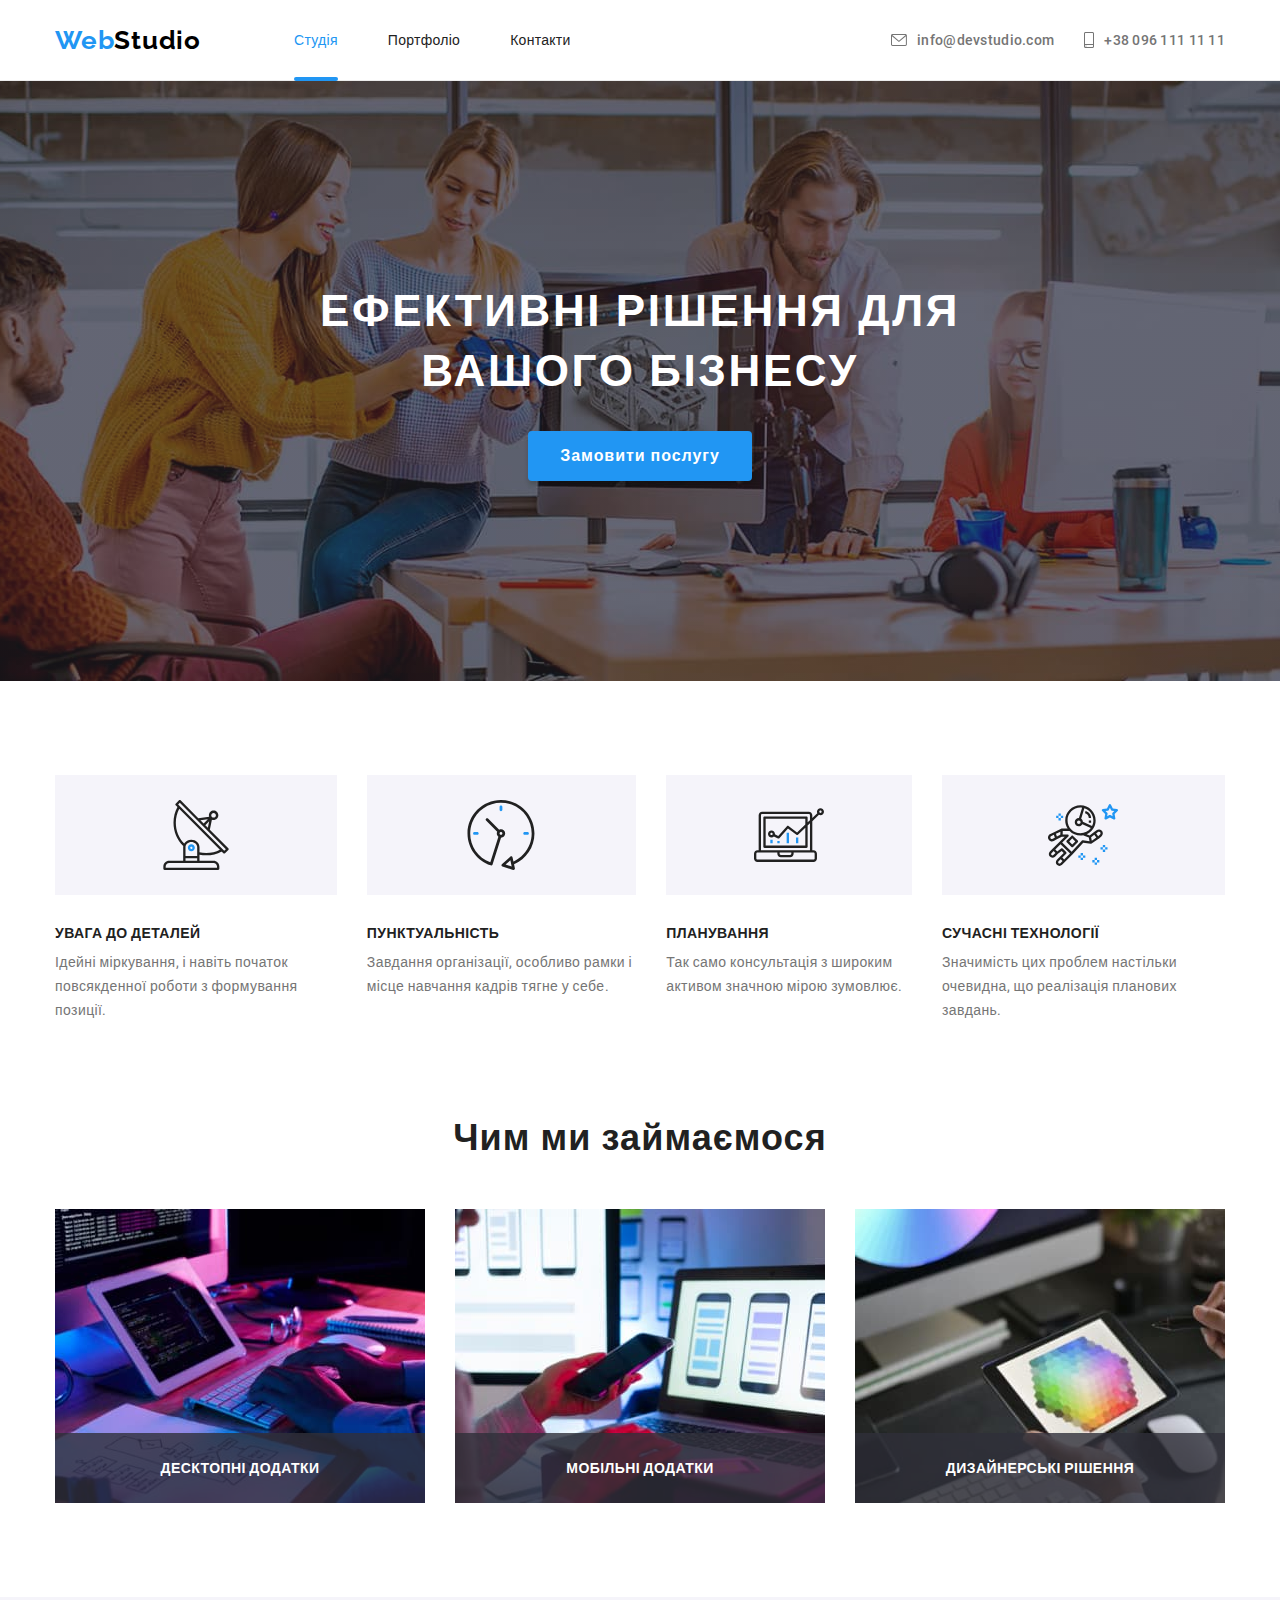
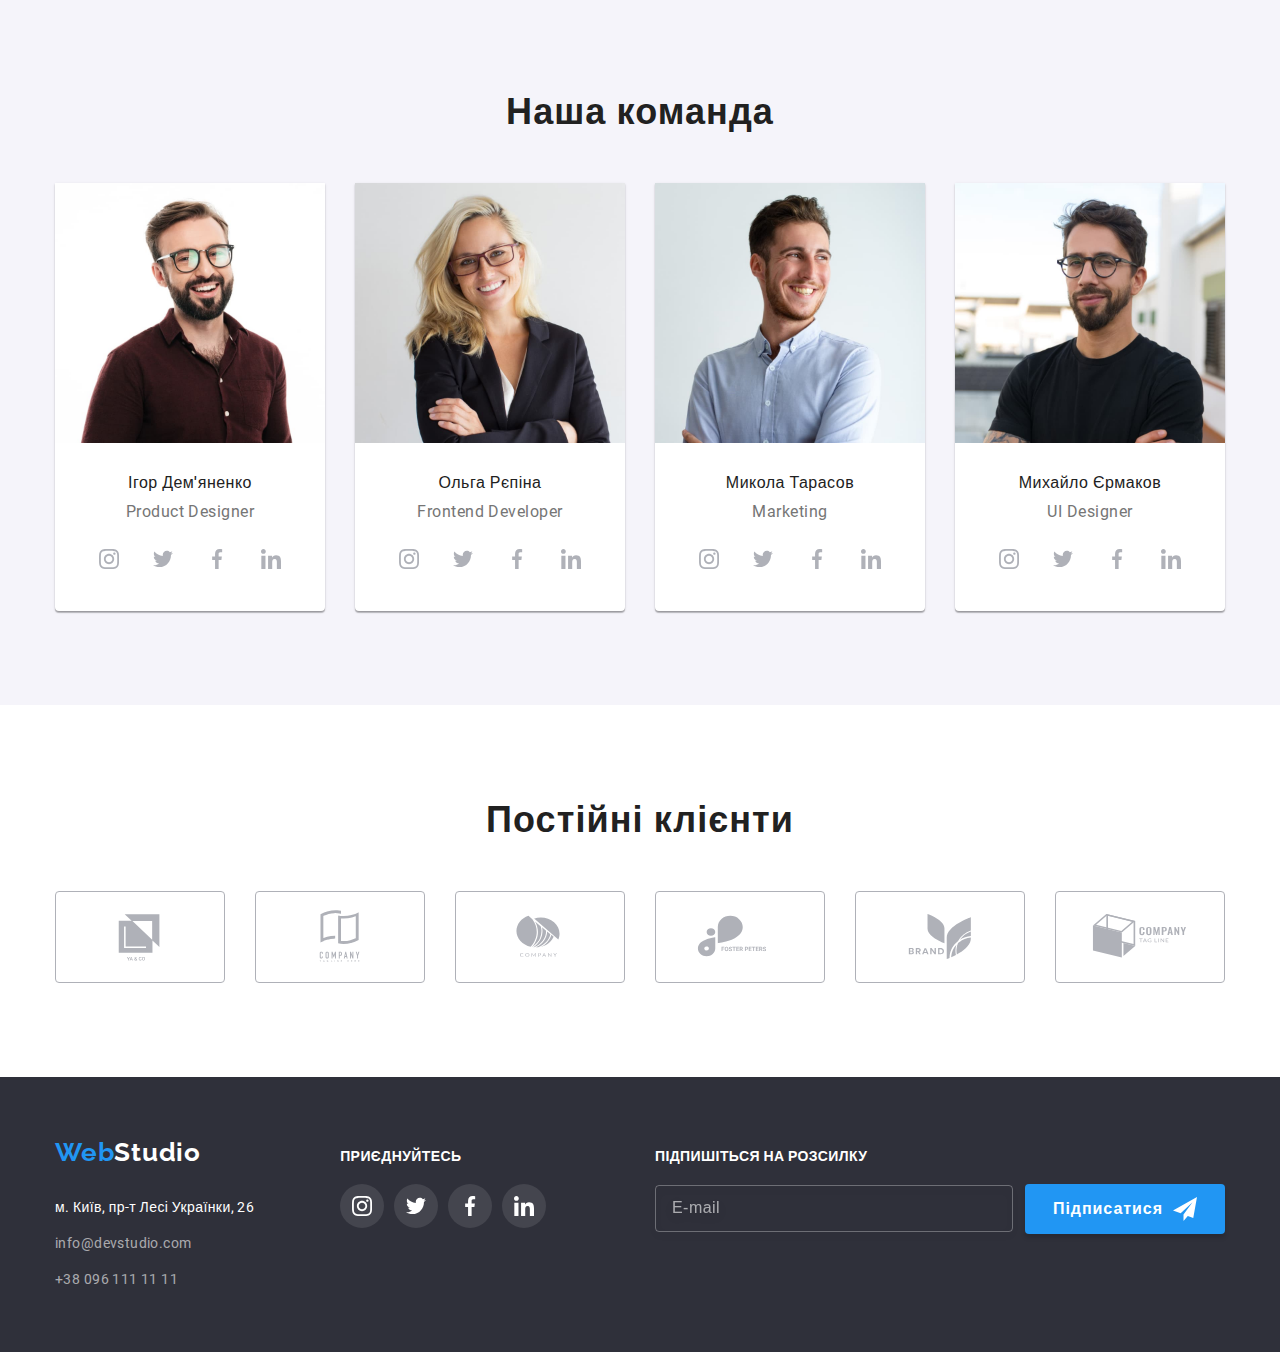
<file: index.html>
<!DOCTYPE html>
<html lang="uk">
<head>
    <meta charset="UTF-8">
    <meta http-equiv="X-UA-Compatible" content="IE=edge">
    <meta name="viewport" content="width=device-width, initial-scale=1.0">
    <title>WebStudio</title>

    <link rel="preconnect" href="https://fonts.googleapis.com">
    <link rel="preconnect" href="https://fonts.gstatic.com" crossorigin>
    <link href="https://fonts.googleapis.com/css2?family=Raleway:wght@700&family=Roboto:wght@400;500;700;900&display=swap"
        rel="stylesheet">

    <link rel="stylesheet" href="https://cdnjs.cloudflare.com/ajax/libs/modern-normalize/1.1.0/modern-normalize.min.css"
        integrity="sha512-wpPYUAdjBVSE4KJnH1VR1HeZfpl1ub8YT/NKx4PuQ5NmX2tKuGu6U/JRp5y+Y8XG2tV+wKQpNHVUX03MfMFn9Q=="
        crossorigin="anonymous" referrerpolicy="no-referrer" />

    <link rel="stylesheet" href="./css/styles.css">
    
</head>
<body>
    <header class="header">
        <div class="container full-header">
            <nav class="header-nav">
                <a class="logo" href="./index.html">
                    <span class="accent-logo">Web</span><span class="header-logo">Studio</span>
                </a>
            
                <ul class="site-nav list">
                    <li class="item"><a class="link current" href="./index.html">Студія</a></li>
                    <li class="item"><a class="link" href="./portfolio.html">Портфоліо</a></li>
                    <li class="item"><a class="link" href="#">Контакти</a></li>
                </ul>
            </nav>
            
            <ul class="site-contact list">
                <li>
                    <a class="site-contact-header link" href="mailto:info@devstudio.com">
                        <svg class="contact-icon" width="16" height="12">
                            <use href="./images/icons.svg#icon-envelope"></use>
                        </svg>
                        info@devstudio.com
                    </a>   
                </li>
                <li>
                    <a class="site-contact-header link" href="tel:+380961111111">
                        <svg class="contact-icon" width="10" height="16">
                            <use href="./images/icons.svg#icon-smartphone"></use>
                        </svg>
                        +38 096 111 11 11
                    </a>
                </li>
            </ul>
        </div>

    </header>

    <main>
        <section class="hero overlay">
            <h1 class="hero-title">Ефективні рішення для вашого бізнесу</h1>
            <button class="button" type="button" data-modal-open>Замовити послугу</button>
        </section>
        
        <section class="section features">
            <div class="container">
                <h2 class="visually-hidden">Особливості</h2>
                <ul class="list">
                    <li class="item">
                        <div class="feature-card">
                            <div class="feature-card-icon">
                                <svg height="70" width="70">
                                    <use href="./images/icons.svg#icon-antenna"></use>
                                </svg>
                            </div>
                            <h3 class="subtitle">Увага до деталей</h3>
                            <p class="text-subtitle">
                                Ідейні міркування, і навіть початок повсякденної роботи з формування позиції.
                            </p>
                        </div>
                    </li>
                    <li class="item">
                        <div class="feature-card">
                            <div class="feature-card-icon">
                                <svg height="70" width="70">
                                    <use href="./images/icons.svg#icon-clock"></use>
                                </svg>
                            </div>
                            <h3 class="subtitle">Пунктуальність</h3>
                            <p class="text-subtitle">
                                Завдання організації, особливо рамки і місце навчання кадрів тягне у себе.
                            </p>
                        </div>
                    </li>
                    <li class="item">
                        <div class="feature-card">
                            <div class="feature-card-icon">
                                <svg height="70" width="70">
                                    <use href="./images/icons.svg#icon-diagram"></use>
                                </svg>
                            </div>
                            <h3 class="subtitle">Планування</h3>
                            <p class="text-subtitle">
                                Так само консультація з широким активом значною мірою зумовлює.
                            </p>
                        </div>
                    </li>
                    <li class="item">
                        <div class="feature-card">
                            <div class="feature-card-icon">
                                <svg height="70" width="70">
                                    <use href="./images/icons.svg#icon-astronaut"></use>
                                </svg>
                            </div>
                            <h3 class="subtitle">Сучасні технології</h3>
                            <p class="text-subtitle">
                                Значимість цих проблем настільки очевидна, що реалізація планових завдань.
                            </p>
                        </div>
                    </li>
                
                </ul>
            </div>
        </section>
        
        <section class="section duties">
            <div class="container">
                <h2 class="section-title"> Чим ми займаємося</h2>
                <ul class="list">
                    <li class="item">
                        <img class="image" src="./images/task1.jpg"
                            alt="Руки на клавіатурі працюють з десктопним додатком, який відображається на моніторі ноутбука та планшета" width="370">
                        <p class="duties-text">Десктопні додатки</p>
                    </li>
                    <li class="item">
                        <img class="image" src="./images/task2.jpg"
                            alt="В лівій руці смартфон, права на клавіатурі ноутбука, на екрані якого видно три варіанта оформлення контенту"
                            width="370">
                        <p class="duties-text">Мобільні додатки</p>
                    </li>
                    <li class="item">
                        <img class="image" src="./images/task3.jpg" alt="У руках знаходиться планшет, на екрані якого палітра кольорів" width="370">
                        <p class="duties-text">Дизайнерські рішення</p>
                    </li>
                </ul>
            </div>
        </section>
        
        <section class="section team">
            <div class="container">
                <h2 class="section-title">Наша команда</h2>
                <ul class="list">
                    <li class="team-member">
                        <img class="member-photo" src="./images/proddes.jpg" alt="фото product designer Ігор Дем'яненко" width="270">
                        <div class="content-desc">
                            <h3 class="desc title">Ігор Дем'яненко</h3>
                            <p class="desc text">Product Designer</p>
                            <ul class="socials-list">
                                <li class="socials-item">
                                    <a class="socials-link" href="#">
                                        <svg class="socials-icon" height="20" width="20">
                                            <use href="./images/icons.svg#icon-instagram"></use>
                                        </svg>
                                    </a>
                                </li>
                                <li class="socials-item">
                                    <a class="socials-link" href="#">
                                        <svg class="socials-icon" height="20" width="20">
                                            <use href="./images/icons.svg#icon-twitter"></use>
                                        </svg>
                                    </a>
                                </li>
                                <li class="socials-item">
                                    <a class="socials-link" href="#">
                                        <svg class="socials-icon" height="20" width="20">
                                            <use href="./images/icons.svg#icon-facebook"></use>
                                        </svg>
                                    </a>
                                </li>
                                <li class="socials-item">
                                    <a class="socials-link" href="#">
                                        <svg class="socials-icon" height="20" width="20">
                                            <use href="./images/icons.svg#icon-linkedin"></use>
                                        </svg>
                                    </a>
                                </li>
                            </ul>
                        </div>
                    </li>
                    <li class="team-member">
                        <img class="member-photo" src="./images/frontdev.jpg" alt="фото frontend developer Ольга Рєпіна" width="270">
                        <div class="content-desc">
                            <h3 class="desc title">Ольга Рєпіна</h3>
                            <p class="desc text">Frontend Developer</p>
                            <ul class="socials-list">
                                <li class="socials-item">
                                    <a class="socials-link" href="#">
                                        <svg class="socials-icon" height="20" width="20">
                                            <use href="./images/icons.svg#icon-instagram"></use>
                                        </svg>
                                    </a>
                                </li>
                                <li class="socials-item">
                                    <a class="socials-link" href="#">
                                        <svg class="socials-icon" height="20" width="20">
                                            <use href="./images/icons.svg#icon-twitter"></use>
                                        </svg>
                                    </a>
                                </li>
                                <li class="socials-item">
                                    <a class="socials-link" href="#">
                                        <svg class="socials-icon" height="20" width="20">
                                            <use href="./images/icons.svg#icon-facebook"></use>
                                        </svg>
                                    </a>
                                </li>
                                <li class="socials-item">
                                    <a class="socials-link" href="#">
                                        <svg class="socials-icon" height="20" width="20">
                                            <use href="./images/icons.svg#icon-linkedin"></use>
                                        </svg>
                                    </a>
                                </li>
                            </ul>
                        </div>
                        
                    </li>
                    <li class="team-member">
                        <img class="member-photo" src="./images/marketolog.jpg" alt="фото marketing Микола Тарасов" width="270">
                        <div class="content-desc">
                            <h3 class="desc title">Микола Тарасов</h3>
                            <p class="desc text">Marketing</p>
                            <ul class="socials-list">
                                <li class="socials-item">
                                    <a class="socials-link" href="#">
                                        <svg class="socials-icon" height="20" width="20">
                                            <use href="./images/icons.svg#icon-instagram"></use>
                                        </svg>
                                    </a>
                                </li>
                                <li class="socials-item">
                                    <a class="socials-link" href="#">
                                        <svg class="socials-icon" height="20" width="20">
                                            <use href="./images/icons.svg#icon-twitter"></use>
                                        </svg>
                                    </a>
                                </li>
                                <li class="socials-item">
                                    <a class="socials-link" href="#">
                                        <svg class="socials-icon" height="20" width="20">
                                            <use href="./images/icons.svg#icon-facebook"></use>
                                        </svg>
                                    </a>
                                </li>
                                <li class="socials-item">
                                    <a class="socials-link" href="#">
                                        <svg class="socials-icon" height="20" width="20">
                                            <use href="./images/icons.svg#icon-linkedin"></use>
                                        </svg>
                                    </a>
                                </li>
                            </ul>
                        </div>
                    </li>
                    <li class="team-member">
                        <img class="member-photo" src="./images/uides.jpg" alt="фото ui designer Михайло Єрмаков" width="270">
                        <div class="content-desc">
                            <h3 class="desc title">Михайло Єрмаков</h3>
                            <p class="desc text">UI Designer</p>
                            <ul class="socials-list">
                                <li class="socials-item">
                                    <a class="socials-link" href="#">
                                        <svg class="socials-icon" height="20" width="20">
                                            <use href="./images/icons.svg#icon-instagram"></use>
                                        </svg>
                                    </a>
                                </li>
                                <li class="socials-item">
                                    <a class="socials-link" href="#">
                                        <svg class="socials-icon" height="20" width="20">
                                            <use href="./images/icons.svg#icon-twitter"></use>
                                        </svg>
                                    </a>
                                </li>
                                <li class="socials-item">
                                    <a class="socials-link" href="#">
                                        <svg class="socials-icon" height="20" width="20">
                                            <use href="./images/icons.svg#icon-facebook"></use>
                                        </svg>
                                    </a>
                                </li>
                                <li class="socials-item">
                                    <a class="socials-link" href="#">
                                        <svg class="socials-icon" height="20" width="20">
                                            <use href="./images/icons.svg#icon-linkedin"></use>
                                        </svg>
                                    </a>
                                </li>
                            </ul>
                        </div>
                    </li>
                </ul>
            </div>
        </section>

        <section class="section clients">
            <div class="container">
                <h2 class="section-title">Постійні клієнти</h2>
                <ul class="clients-list">
                    <li class="clients-item">
                        <a class="clients-link" href="#">
                            <svg height="60" width="106">
                                <use href="./images/icons.svg#icon-yaco"></use>
                            </svg>
                        </a>
                    </li>
                    <li class="clients-item">
                        <a class="clients-link" href="#">
                            <svg height="60" width="106">
                                <use href="./images/icons.svg#icon-taglinehere"></use>
                            </svg>
                        </a>
                    </li>
                    <li class="clients-item">
                        <a class="clients-link" href="#">
                            <svg height="60" width="106">
                                <use href="./images/icons.svg#icon-company"></use>
                            </svg>
                        </a>
                    </li>
                    <li class="clients-item">
                        <a class="clients-link" href="#">
                            <svg height="60" width="106">
                                <use href="./images/icons.svg#icon-foster"></use>
                            </svg>
                        </a>
                    </li>
                    <li class="clients-item">
                        <a class="clients-link" href="#">
                            <svg height="60" width="106">
                                <use href="./images/icons.svg#icon-brand"></use>
                            </svg>
                        </a>
                    </li>
                    <li class="clients-item">
                        <a class="clients-link" href="#">
                            <svg height="60" width="106">
                                <use href="./images/icons.svg#icon-tagline"></use>
                            </svg>
                        </a>
                    </li>
                </ul>
            </div>
        </section>


    </main>

    <footer class="footer">
        <div class="container">
            <div>
                <a class="logo" href="./index.html">
                    <span class="accent-logo">Web</span><span class="footer-logo">Studio</span>
                </a>
                <address>
                    <ul class="site-contact list">
                        <li class="list-item-footer">
                            <a class="site-contact-footer link map" href="https://goo.gl/maps/CPtrU1FHBa2aNyZL9" target="_blank"
                                rel="noopener noreferrer nofollow">м.
                                Київ, пр-т Лесі Українки, 26</a>
                        </li>
                        <li class="list-item-footer">
                            <a class="site-contact-footer link mail" href="mailto:info@devstudio.com">info@devstudio.com</a>
                        </li>
                        <li class="list-item-footer">
                            <a class="site-contact-footer link" href="tel:+380961111111">+38 096 111 11 11</a>
                        </li>
                    </ul>
                </address>
            </div>
            <div class="socials-footer">
                <h2 class="footer-socials-title">Приєднуйтесь</h2>
                <ul class="socials-list">
                    <li class="socials-item">
                        <a class="socials-link" href="#">
                            <svg class="socials-icon" height="20" width="20">
                                <use href="./images/icons.svg#icon-instagram"></use>
                            </svg>
                        </a>
                    </li>
                    <li class="socials-item">
                        <a class="socials-link" href="#">
                            <svg class="socials-icon" height="20" width="20">
                                <use href="./images/icons.svg#icon-twitter"></use>
                            </svg>
                        </a>
                    </li>
                    <li class="socials-item">
                        <a class="socials-link" href="#">
                            <svg class="socials-icon" height="20" width="20">
                                <use href="./images/icons.svg#icon-facebook"></use>
                            </svg>
                        </a>
                    </li>
                    <li class="socials-item">
                        <a class="socials-link" href="#">
                            <svg class="socials-icon" height="20" width="20">
                                <use href="./images/icons.svg#icon-linkedin"></use>
                            </svg>
                        </a>
                    </li>
                </ul>
            </div>
            
            <form class="subscription-form" name="subscription-form" autocomplete="on" novalidate>
                <label class="subscription-label" for="user-email-subscription">Підпишіться на розсилку</label>
                <div class="subscription-container">
                    <input class="subscription-input" id="user-email-subscription" type="email" name="user-email-subscription"
                        placeholder="E-mail">
                    <button class="subscription-button button" title="submit">
                        Підписатися
                        <svg height="24" width="24">
                            <use href="./images/icons.svg#icon-send"></use>
                        </svg>
                    </button>
                </div>
            </form>
        </div>
    </footer>

    <div class="backdrop is-hidden" data-modal>
        <div class="modal-container">
            <div class="modal">
                <button class="close-button" type="button" data-modal-close>
                    <svg height="18" width="18">
                        <use href="./images/icons.svg#icon-close"></use>
                    </svg>
                </button>
                <p class="modal-title">Залиште свої дані, ми вам передзвонимо</p>
                <form name="contact-form" autocomplete="on" novalidate>
                    <label class="form-field-label" for="user-name">Ім'я</label>
                    <div class="form-field">
                        <input class="form-field-input" id="user-name" type="text" name="user-name">
                        <svg class="form-field-icon" height="18" width="18">
                            <use href="./images/icons.svg#icon-name"></use>
                        </svg>
                    </div>
                
                    <label class="form-field-label" for="user-phone">Телефон</label>
                    <div class="form-field">
                        <input class="form-field-input" id="user-phone" type="tel" name="user-phone">
                        <svg class="form-field-icon" height="18" width="18">
                            <use href="./images/icons.svg#icon-phone"></use>
                        </svg>
                    </div>
                
                    <label class="form-field-label" for="user-email">Пошта</label>
                    <div class="form-field">
                        <input class="form-field-input" id="user-email" type="email" name="user-email">
                        <svg class="form-field-icon" height="18" width="18">
                            <use href="./images/icons.svg#icon-email"></use>
                        </svg>
                    </div>
                
                    <label class="form-field-label" for="user-comment">Коментар</label>
                    <textarea class="form-field-textarea" id="user-comment" name="user-comment" placeholder="Введіть текст"></textarea>
                
                    <div class="form-field-checkbox">
                        
                        <input class="form-field-input-checkbox" id="terms-checkbox" type="checkbox" name="terms-checkbox">
                        <svg class="checkbox-icon" height="15" width="16">
                            <use href="./images/icons.svg#icon-check"></use>
                        </svg>
                        <label class="form-field-label-checkbox" for="terms-checkbox">Погоджуюся з розсилкою та приймаю <a
                                class="terms-link" href="#">Умови договору</a></label>
                    </div>
                
                    <button class="form-field-submit button" type="submit">Відправити</button>
                </form>
            </div>
        </div>
    </div>

    <script src="./js/modal.js"></script>
 
</body>

</html>
</file>
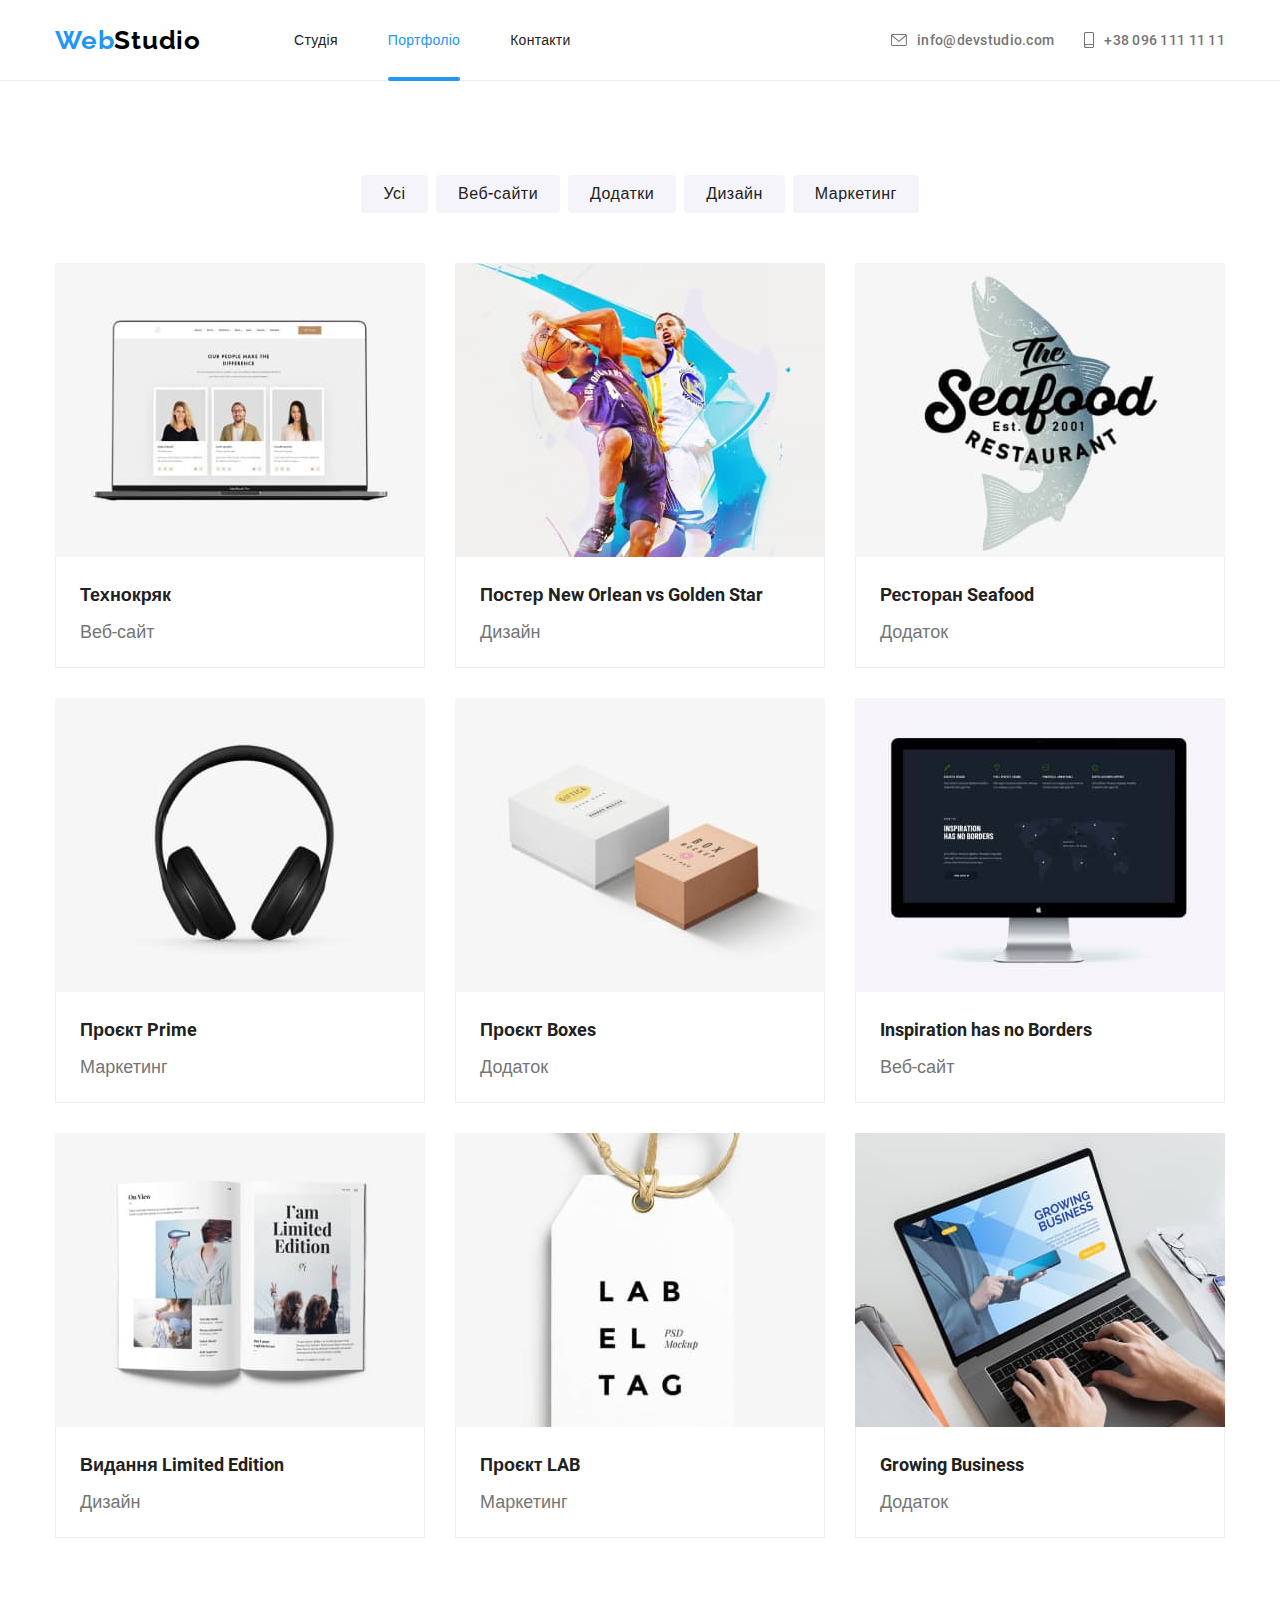
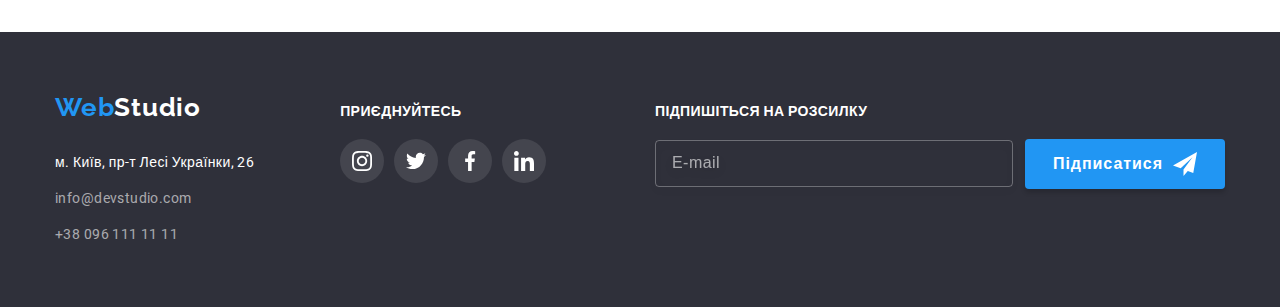
<file: portfolio.html>
<!DOCTYPE html>
<html lang="uk">

<head>
    <meta charset="UTF-8">
    <meta http-equiv="X-UA-Compatible" content="IE=edge">
    <meta name="viewport" content="width=device-width, initial-scale=1.0">
    <title>WebStudio</title>

    <link rel="preconnect" href="https://fonts.googleapis.com">
    <link rel="preconnect" href="https://fonts.gstatic.com" crossorigin>
    <link href="https://fonts.googleapis.com/css2?family=Raleway:wght@700&family=Roboto:wght@400;500;700;900&display=swap"
        rel="stylesheet">

    <link rel="stylesheet" href="https://cdnjs.cloudflare.com/ajax/libs/modern-normalize/1.1.0/modern-normalize.min.css"
        integrity="sha512-wpPYUAdjBVSE4KJnH1VR1HeZfpl1ub8YT/NKx4PuQ5NmX2tKuGu6U/JRp5y+Y8XG2tV+wKQpNHVUX03MfMFn9Q=="
        crossorigin="anonymous" referrerpolicy="no-referrer" />

    <link rel="stylesheet" href="./css/styles.css">
</head>

<body>
    <header class="header">
        <div class="container full-header">
            <nav class="header-nav">
                <a class="logo" href="./index.html">
                    <span class="accent-logo">Web</span><span class="header-logo">Studio</span>
                </a>
            
                <ul class="site-nav list">
                    <li class="item"><a class="link" href="./index.html">Студія</a></li>
                    <li class="item"><a class="link current" href="./portfolio.html">Портфоліо</a></li>
                    <li class="item"><a class="link" href="#">Контакти</a></li>
                </ul>
            </nav>
            
            <ul class="site-contact list">
                <li class="item">
                    <a class="site-contact-header link" href="mailto:info@devstudio.com">
                        <svg class="contact-icon" width="16px" height="12px">
                            <use href="./images/icons.svg#icon-envelope"></use>
                        </svg>
                        info@devstudio.com
                    </a>
                </li>
                <li class="item">
                    <a class="site-contact-header link" href="tel:+380961111111">
                        <svg class="contact-icon" width="10px" height="16px">
                            <use href="./images/icons.svg#icon-smartphone"></use>
                        </svg>
                        +38 096 111 11 11
                    </a>
                </li>
            </ul>
            
        </div>

    </header>

    <main>
        <section class="section works">
            <div class="container">
                <h1 class="visually-hidden">Портфоліо</h1>
                <ul class="list buttons-filters">
                    <li class="item">
                        <button class="button-filter" type="button">Усі</button>
                    </li>
                    <li class="item">
                        <button class="button-filter" type="button">Веб-сайти</button>
                    </li>
                    <li class="item">
                        <button class="button-filter" type="button">Додатки</button>
                    </li>
                    <li class="item">
                        <button class="button-filter" type="button">Дизайн</button>
                    </li>
                    <li class="item"> 
                        <button class="button-filter" type="button">Маркетинг</button>
                    </li>
                </ul>
                
                <ul class="list projects">
                    <li class="item">
                        <a class="projects-link" href="#">
                            <div class="project-image-underlay">
                                <img class="project-image" src="./images/technokryak.jpg"
                                    alt="На моніторі ноутбука зображено початкову сторінку сайту із заголовком Our people make a difference та фото трьох співробітників">
                                <p class="project-text-overlay">Ресурс пропонує комплексні пропозиції з різним рівнем функціоналу та сервісів. Все це дозволить відвідувачу отримати вичерпні відомості про компанію чи приватну особу.</p>
                            </div>
                            <div class="content-desc">
                                <h3 class="project-title">Технокряк</h3>
                                <p class="project-text">Веб-сайт</p>
                            </div>
                        </a>
                    </li>
                    <li class="item">
                        <a class="projects-link" href="#">
                            <div class="project-image-underlay">
                                <img class="project-image" src="./images/norleanovsgstar.jpg" alt="Два баскетболісти з м'ячем під час гри">
                                <p class="project-text-overlay">Ресурс пропонує комплексні пропозиції з різним рівнем функціоналу та сервісів. Все
                                    це дозволить відвідувачу отримати вичерпні відомості про компанію чи приватну особу.</p>
                            </div>
                            <div class="content-desc">
                                <h3 class="project-title">Постер New Orlean vs Golden Star</h3>
                                <p class="project-text">Дизайн</p>
                            </div>
                        </a>
                    </li>
                    <li class="item">
                        <a class="projects-link" href="#">
                            <div class="project-image-underlay">
                                <img class="project-image" src="./images/seefood.jpg"
                                    alt="Логотип ресторану: на фоні рибини напис The seefood restaurant est. 2001">
                                <p class="project-text-overlay">Ресурс пропонує комплексні пропозиції з різним рівнем функціоналу та сервісів. Все
                                    це дозволить відвідувачу отримати вичерпні відомості про компанію чи приватну особу.</p>
                            </div>
                            <div class="content-desc">
                                <h3 class="project-title">Ресторан Seafood</h3>
                                <p class="project-text">Додаток</p>
                            </div>
                        </a>
                    </li>
                    <li class="item">
                        <a class="projects-link" href="#">
                            <div class="project-image-underlay">
                                <img class="project-image" src="./images/prime.jpg" alt="Чорні накладні навушники">
                                <p class="project-text-overlay">Ресурс пропонує комплексні пропозиції з різним рівнем функціоналу та сервісів. Все
                                    це дозволить відвідувачу отримати вичерпні відомості про компанію чи приватну особу.</p>
                            </div>
                            <div class="content-desc">
                                <h3 class="project-title">Проєкт Prime</h3>
                                <p class="project-text">Маркетинг</p>
                            </div>
                        </a>
                    </li>
                    <li class="item">
                        <a class="projects-link" href="#">
                            <div class="project-image-underlay">
                                <img class="project-image" src="./images/boxes.jpg" alt="Біла коробка з написами і коричнева коробка з написами">
                                <p class="project-text-overlay">Ресурс пропонує комплексні пропозиції з різним рівнем функціоналу та сервісів. Все
                                    це дозволить відвідувачу отримати вичерпні відомості про компанію чи приватну особу.</p>
                            </div>
                            <div class="content-desc">
                                <h3 class="project-title">Проєкт Boxes</h3>
                                <p class="project-text">Додаток</p>
                            </div>
                        </a>
                    </li>
                    <li class="item">
                        <a class="projects-link" href="#">
                            <div class="project-image-underlay">
                                <img class="project-image" src="./images/inspiration.jpg"
                                alt="На моніторі комп'ютера початкова сторінка сайту компанії на чорному фоні">
                                <p class="project-text-overlay">Ресурс пропонує комплексні пропозиції з різним рівнем функціоналу та сервісів. Все
                                    це дозволить відвідувачу отримати вичерпні відомості про компанію чи приватну особу.</p>
                            </div>
                            <div class="content-desc">
                                <h3 class="project-title">Inspiration has no Borders</h3>
                                <p class="project-text">Веб-сайт</p>
                            </div>
                        </a>
                    </li>
                    <li class="item">
                        <a class="projects-link" href="#">
                            <div class="project-image-underlay">
                                <img class="project-image" src="./images/limiteded.jpg" alt="Розгорнутий журнал із зображеннями та статтями">
                                <p class="project-text-overlay">Ресурс пропонує комплексні пропозиції з різним рівнем функціоналу та сервісів. Все
                                    це дозволить відвідувачу отримати вичерпні відомості про компанію чи приватну особу.</p>
                            </div>
                            <div class="content-desc">
                                <h3 class="project-title">Видання Limited Edition</h3>
                                <p class="project-text">Дизайн</p>
                            </div>
                        </a>
                    </li>
                    <li class="item">
                         <a class="projects-link" href="#">
                            <div class="project-image-underlay">
                                <img class="project-image" src="./images/lab.jpg" alt="Бірка з логотипом компанії Lab el tag Psd Mockup">
                                <p class="project-text-overlay">Ресурс пропонує комплексні пропозиції з різним рівнем функціоналу та сервісів. Все
                                    це дозволить відвідувачу отримати вичерпні відомості про компанію чи приватну особу.</p>
                            </div>
                            <div class="content-desc">
                                <h3 class="project-title">Проєкт LAB</h3>
                                <p class="project-text">Маркетинг</p>
                            </div>
                        </a>
                    </li>
                    <li class="item">
                        <a class="projects-link" href="#">
                            <div class="project-image-underlay">
                                <img class="project-image" src="./images/growbusines.jpg"
                                    alt="Чоловічі руки на клавіатурі макбука, на моніторі якого початкова сторінка сайту компанії">
                                <p class="project-text-overlay">Ресурс пропонує комплексні пропозиції з різним рівнем функціоналу та сервісів. Все
                                    це дозволить відвідувачу отримати вичерпні відомості про компанію чи приватну особу.</p>
                            </div>
                            <div class="content-desc">
                                <h3 class="project-title">Growing Business</h3>
                                <p class="project-text">Додаток</p>
                            </div>
                        </a>
                    </li>
                </ul>
            </div>
            
        </section>

    </main>

    <footer class="footer">
        <div class="container">
            <div>
                <a class="logo" href="./index.html">
                    <span class="accent-logo">Web</span><span class="footer-logo">Studio</span>
                </a>
                <address>
                    <ul class="site-contact list">
                        <li class="list-item-footer">
                            <a class="site-contact-footer link map" href="https://goo.gl/maps/CPtrU1FHBa2aNyZL9" target="_blank"
                                rel="noopener noreferrer nofollow">м.
                                Київ, пр-т Лесі Українки, 26</a>
                        </li>
                        <li class="list-item-footer">
                            <a class="site-contact-footer link mail" href="mailto:info@devstudio.com">info@devstudio.com</a>
                        </li>
                        <li class="list-item-footer">
                            <a class="site-contact-footer link" href="tel:+380961111111">+38 096 111 11 11</a>
                        </li>
                    </ul>
                </address>
            </div>
            <div class="socials-footer">
                <h2 class="footer-socials-title">Приєднуйтесь</h2>
                <ul class="socials-list">
                    <li class="socials-item">
                        <a class="socials-link" href="#">
                            <svg class="socials-icon" height="20" width="20">
                                <use href="./images/icons.svg#icon-instagram"></use>
                            </svg>
                        </a>
                    </li>
                    <li class="socials-item">
                        <a class="socials-link" href="#">
                            <svg class="socials-icon" height="20" width="20">
                                <use href="./images/icons.svg#icon-twitter"></use>
                            </svg>
                        </a>
                    </li>
                    <li class="socials-item">
                        <a class="socials-link" href="#">
                            <svg class="socials-icon" height="20" width="20">
                                <use href="./images/icons.svg#icon-facebook"></use>
                            </svg>
                        </a>
                    </li>
                    <li class="socials-item">
                        <a class="socials-link" href="#">
                            <svg class="socials-icon" height="20" width="20">
                                <use href="./images/icons.svg#icon-linkedin"></use>
                            </svg>
                        </a>
                    </li>
                </ul>
            </div>
            <form class="subscription-form" name="subscription-form" autocomplete="on" novalidate>
                <label class="subscription-label" for="user-email-subscription">Підпишіться на розсилку</label>
                <div class="subscription-container">
                    <input class="subscription-input" id="user-email-subscription" type="email" name="user-email-subscription"
                        placeholder="E-mail">
                    <button class="subscription-button button" title="submit">
                        Підписатися
                        <svg height="24" width="24">
                            <use href="./images/icons.svg#icon-send"></use>
                        </svg>
                    </button>
                </div>
            </form>
        </div>
    </footer>

</body>

</html>
</file>
<file: css/styles.css>
@font-face {
    font-family: 'Roboto';
    font-style: normal;
    font-weight: 400;
    src: local(''),
        url('../fonts/roboto-v30-latin-regular.woff2') format('woff2'),
        url('../fonts/roboto-v30-latin-regular.woff') format('woff');
}

@font-face {
    font-family: 'Roboto';
    font-style: normal;
    font-weight: 500;
    src: local(''),
        url('../fonts/roboto-v30-latin-500.woff2') format('woff2'),
        url('../fonts/roboto-v30-latin-500.woff') format('woff');
}

@font-face {
    font-family: 'Roboto';
    font-style: normal;
    font-weight: 700;
    src: local(''),
        url('../fonts/roboto-v30-latin-700.woff2') format('woff2'),
        url('../fonts/roboto-v30-latin-700.woff') format('woff');
}

@font-face {
    font-family: 'Roboto';
    font-style: normal;
    font-weight: 900;
    src: local(''),
        url('../fonts/roboto-v30-latin-900.woff2') format('woff2'),
        url('../fonts/roboto-v30-latin-900.woff') format('woff');
}

@font-face {
    font-family: 'Raleway';
    font-style: normal;
    font-weight: 400;
    src: local(''),
        url('../fonts/raleway-v28-latin-regular.woff2') format('woff2'),
        url('../fonts/raleway-v28-latin-regular.woff') format('woff');
}

@font-face {
    font-family: 'Raleway';
    font-style: normal;
    font-weight: 700;
    src: local(''),
        url('../fonts/raleway-v28-latin-700.woff2') format('woff2'),
        url('../fonts/raleway-v28-latin-700.woff') format('woff');
}

:root {
    --color-primary: #212121;
    --color-secondary: #757575;
    --color-action: #FFFFFF;
    --color-accent: #2196F3;
    --color-logo: #000000;
    --color-text-footer: rgba(255, 255, 255, 0.6);
    --color-icon: #AFB1B8;
    --background-color-main: #FFFFFF;
    --background-color-dark: #2F303A;
    --background-color-light: #F5F4FA;
    --background-color-hover-focus: #188CE8;
    --background-color-icon: rgba(255, 255, 255, 0.1);
    --border-button: none;
    --card-set-gap: 30px;
    --primary-cubic-bezier: cubic-bezier(0.4, 0, 0.2, 1);
}

html {
    box-sizing: border-box;
}

*,
*::before,
*::after {
    box-sizing: inherit;
}

body {
    color: var(--color-primary);
    background-color: var(--background-color-main);
    font-family: Roboto, sans-serif;
    font-weight: 400;
    margin: 0;
}

/* Remove markers */

.list {
    list-style: none;
    margin-top: 0;
    margin-bottom: 0;
    padding-left: 0;
}

h1,
h2,
h3,
p {
    margin: 0;
}

img {
    display: block;
    max-width: 100%;
    height: auto;
}

.container {
    width: 1200px;
    padding-left: 15px;
    padding-right: 15px;
    margin: 0 auto;
}

/* Header*/

.header {
    border-bottom: 1px solid #ECECEC;
}

.full-header {
    display: flex;
    align-items: center;
}

/* Logo */

.logo {
    text-decoration: none;
    font-family: Raleway, sans-serif;
    font-size: 26px;
    line-height: 1.19;
    letter-spacing: 0.03em;
    font-weight: 700;
}

.header-logo {
    color: var(--color-logo);
}

.accent-logo {
    color: var(--color-accent);
}

.footer-logo {
    color: var(--color-action);
}

/* Site-nav */

.header-nav {
    display: flex;
    align-items: center;
}

.site-nav {
    display: flex;
    margin-left: 93px;
}

.site-nav .item + .item {
    margin-left: 50px;
}

.site-nav .link {
    color: var(--color-primary);
    text-decoration: none;
    font-size: 14px;
    line-height: 1.143;
    letter-spacing: 0.02em;
    font-weight: 500;
    display: block;
    padding-top: 32px;
    padding-bottom: 32px;
    position: relative;

    transition: color 250ms var(--primary-cubic-bezier);
}

.site-nav .link:hover,
.site-nav .link:focus {
    color: var(--color-accent);
}

.site-nav .link.current {
    color: var(--color-accent);
}

.site-nav .link.current::after {
    position: absolute;

    content: '';
    background-color: var(--color-accent);
    height: 4px;
    width: 100%;
    border-radius: 4px;
    bottom: -1px;
    left: 0;
}


/* Contact */

.header .site-contact {
    display: flex;
    margin-left: auto;
    gap: 30px;
}

.site-contact .link {
    text-decoration: none;
    font-size: 14px;

    transition: color 250ms var(--primary-cubic-bezier); 
}

.site-contact-header {
    color: var(--color-secondary);
    line-height: 1.143;
    letter-spacing: 0.02em;
    font-weight: 500;
    display: flex;
    align-items: center;
    justify-content: center;
    gap: 10px;
}

.contact-icon {
    fill: currentColor;
}

.site-contact-footer {
    color: var(--color-text-footer);
    font-style: normal;
    line-height: 1.714;
    letter-spacing: 0.03em;
}

.site-contact .map {
    color: var(--color-action);
}

.site-contact .link:hover,
.site-contact .link:focus {
    color: var(--color-accent);
}

/* Hero */

.hero {
    background-color: #C4C4C4;
    text-align: center;
    padding-top: 200px;
    padding-bottom: 200px;
}

.hero-title {
    color: var(--color-action);
    text-transform: uppercase;
    font-size: 44px;
    line-height: 1.364;
    letter-spacing: 0.06em;
    font-weight: 900;
    margin-bottom: 30px;
    margin-left: auto;
    margin-right: auto;
    max-width: 696px;
}

.button {
    color: var(--color-action);
    background-color: var(--color-accent);
    border-radius: 4px;
    border: var(--border-button);
    cursor: pointer;
    font-family: inherit;
    font-size: 16px;
    line-height: 1.875;
    letter-spacing: 0.06em;
    font-weight: 700;
    padding: 10px 32px;
    min-width: 200px;
    text-align: center;
    box-shadow: 0px 4px 4px rgba(0, 0, 0, 0.15);

    transition: background-color 250ms var(--primary-cubic-bezier);
}

.button:hover,
.button:focus {
    background-color: var(--background-color-hover-focus);
}

.overlay {
    max-width: 1600px;
    margin-left: auto;
    margin-right: auto;
    background-size: cover;
    background-position: center;
    background-repeat: no-repeat;
    background-image: linear-gradient(to right, rgba(47, 48, 58, 0.4), rgba(47, 48, 58, 0.4)), 
                      url(../images/herobg.jpg);
}

/* Features */

.features {
    padding-top: 94px;
}

.subtitle {
    text-transform: uppercase;
    font-size: 14px;
    line-height: 1.143;
    letter-spacing: 0.03em;
    font-weight: 700;
    margin-bottom: 10px;
}

.text-subtitle {
    color: var(--color-secondary);
    font-size: 14px;
    line-height: 1.714;
    letter-spacing: 0.03em;
}

.features .list {
    display: flex; 
    gap: 30px;
}

.feature-card-icon {
    display: flex;
    align-items: center;
    justify-content: center;
    background-color: var(--background-color-light);
    height: 120px;
    margin-bottom: 30px;
}

/* Sections */

.section {
    padding-bottom: 94px;
}

.section-title {
    text-align: center;
    font-size: 36px;
    line-height: 1.167;
    letter-spacing: 0.03em;
    font-weight: 700;
    margin-bottom: 50px;
}

/* Duties */

.section.duties .image{
    width: 370px;
} 

.section.duties .list {
    display: flex;
}

.section.duties .item + .item {
    margin-left: 30px;
}

.duties-text {
    font-weight: 700;
    font-size: 14px;
    line-height: 1,143;
    text-align: center;
    letter-spacing: 0.03em;
    text-transform: uppercase;
    color: var(--color-action);
    
    background-color: rgba(47, 48, 58, 0.8);

    display: flex;
    height: 70px;
    align-items: center;
    justify-content: center;

    position: absolute;
    bottom: 0;
    right: 0;
    width: 100%;
}

.duties .item {
    position: relative;
}

/* Team */

.section.team {
    background-color: var(--background-color-light);
    padding-top: 94px;
}

.team-member {
    background-color: var(--background-color-main);
    box-shadow: 0px 1px 3px rgba(0, 0, 0, 0.12), 0px 1px 1px rgba(0, 0, 0, 0.14), 0px 2px 1px rgba(0, 0, 0, 0.2);
    border-radius: 0px 0px 4px 4px;
}

.team-member .desc {
    text-align: center;
    font-size: 16px;
    line-height: 1.188;
    letter-spacing: 0.03em;
}

.team-member .title {
    font-weight: 500;
    margin-bottom: 10px;
}

.team-member .text {
    color: var(--color-secondary);
    margin-bottom: 16px;
}

.team .content-desc {
    padding-top: 30px;
    padding-bottom: 30px;
}

.member-photo {
    width: 270px;
}

.team .list {
    display: flex;
}

.team .team-member + .team-member {
    margin-left: 30px;
}

/* Projects */

.project-title {
    font-size: 18px;
    line-height: 2;
    font-weight: 700;
    margin-bottom: 4px;
}

.project-text {
    color: var(--color-secondary);
    font-size: 18px;
    line-height: 1.667;
}

.project-image {
    width: 370px;
}

.project-image-underlay {
    position: relative;
    overflow: hidden;
}

.projects .content-desc {
    padding: 20px 24px;
    border: 1px solid #EEEEEE;
    border-top: none;
}

.section.works {
    padding-bottom: 94px;
    padding-top: 94px;
}

.projects {
    display: flex;
    flex-wrap: wrap;
    margin-top: calc(-1 * var(--card-set-gap));
    margin-left: calc(-1 * var(--card-set-gap));
}

.projects .item {
   flex-basis: calc((100%/3) - var(--card-set-gap));
   margin-left: var(--card-set-gap);
   margin-top: var(--card-set-gap);
}

.projects-link {
    display: block;
    text-decoration: none;
    color: var(--color-primary);
    
    transition: box-shadow 250ms var(--primary-cubic-bezier);
}

.projects-link:hover,
.projects-link:focus {
    box-shadow: 0px 1px 1px rgba(0, 0, 0, 0.12), 0px 4px 4px rgba(0, 0, 0, 0.06), 1px 4px 6px rgba(0, 0, 0, 0.16);
}

.project-text-overlay {
    font-size: 18px;
    line-height: 1.556;
    letter-spacing: 0.03em;
    color: var(--color-action);
    padding: 63px 24px;

    background-color: rgba(33, 150, 243, 0.9);

    position: absolute;
    top: 0;
    width: 100%;

    transform: translateY(103%);
    transition: transform 250ms var(--primary-cubic-bezier);
}

.projects-link:hover .project-text-overlay {
    transform: translateY(0);
 }

.projects-link:focus .project-text-overlay {
    transform: translateY(0);
}

/* Project filters */

.button-filter {
    color: var(--color-primary);
    background-color: var(--background-color-light);
    border-radius: 4px;
    border: var(--border-button);
    cursor: pointer;
    font-family: inherit;
    font-size: 16px;
    line-height: 1.625;
    letter-spacing: 0.03em;
    font-weight: 500;
    padding: 6px 22px;
    min-width: 67px;

    transition: box-shadow 250ms var(--primary-cubic-bezier),
                color 250ms var(--primary-cubic-bezier),
                background-color 250ms var(--primary-cubic-bezier);
}

.button-filter:hover,
.button-filter:focus {
    background-color: var(--color-accent);
    color: var(--color-action);
    box-shadow: 0px 3px 1px rgba(0, 0, 0, 0.1), 0px 1px 2px rgba(0, 0, 0, 0.08), 0px 2px 2px rgba(0, 0, 0, 0.12);
} 

.buttons-filters {
    display: flex;
    margin-bottom: 50px;
    align-items: center;
    justify-content: center;
}

.buttons-filters .item + .item {
    margin-left: 8px;
}

/* Footer */

.footer {
    background-color: var(--background-color-dark);
    padding-top: 60px;
    padding-bottom: 60px;
}

.footer .logo {
    display: inline-block;
    margin-bottom: 28px;
}

.list-item-footer:not(:last-child) {
    margin-bottom: 12px;
}

/*Socials*/

.socials-list {
    list-style: none;
    padding-left: 0;
    display: flex;
    align-items: center;
    justify-content: center;
    gap: 10px;
}

.socials-item {
    width: 44px;
    height: 44px;
}

.socials-link {
    display: flex;
    align-items: center;
    justify-content: center;
    width: 100%;
    height: 100%;
    border-radius: 50%;
    fill: var(--color-icon);

    transition: fill 250ms var(--primary-cubic-bezier),
                background-color 250ms var(--primary-cubic-bezier);
    }

.footer .container {
    display: flex;
    align-items: baseline;
    position: relative;
    justify-content: space-between;
}

.socials-footer {
    margin-left: 70px;
}

.footer-socials-title {
    text-align: left;
    font-size: 14px;
    color: var(--color-action);
    line-height: 1.143;
    letter-spacing: 0.03em;
    font-weight: 700;
    text-transform: uppercase;
    margin-bottom: 20px;
}

.footer .socials-list {
    margin-top: 0;
    margin-bottom: 0;
}

.footer .socials-link {
    fill: var(--color-action);
    background-color: var(--background-color-icon);
}

.socials-link:hover,
.socials-link:focus {
    background-color: var(--color-accent);
    fill: var(--color-action);
}

/* Clients */

.section.clients {
    padding-top: 94px;
}

.clients-list {
    list-style: none;
    margin-top: 0px;
    margin-bottom: 0px;
    padding-left: 0;
    display: flex;
    align-items: center;
    gap: 30px;
}

.clients-item {
    width: 170px;
    height: 92px;
}

.clients-link {
    width: 100%;
    height: 100%;
    display: flex;
    align-items: center;
    justify-content: center;
    border: 1px solid  var(--color-icon);
    border-radius: 4px;
    fill: var(--color-icon);

    transition: fill 250ms var(--primary-cubic-bezier),
                border-color 250ms var(--primary-cubic-bezier);
}

.clients-link:hover,
.clients-link:focus {
    border-color: var(--color-accent);
    fill: var(--color-accent);
}

/* Modal */

.backdrop {
    background-color: rgba(0, 0, 0, 0.2);

    position: fixed;
    top: 0;
    left: 0;
    width: 100%;
    height: 100%;

    opacity: 1;
    visibility: visible;
    transition: opacity 250ms var(--primary-cubic-bezier),
                visibility 250ms var(--primary-cubic-bezier);
}

.backdrop.is-hidden {
    opacity: 0;
    visibility: hidden;
    pointer-events: none;
}

/* параметри для видимої модалки */
.modal {
    width: 100%;
    height: 100%;
    max-width: 528px;
    max-height: 581px;
    padding: 40px;

    position: relative;
    
    background-color: var(--background-color-main);
    box-shadow: 0px 1px 3px rgba(0, 0, 0, 0.12), 0px 1px 1px rgba(0, 0, 0, 0.14), 0px 2px 1px rgba(0, 0, 0, 0.2);
    border-radius: 4px;

    overflow-y: auto;
    transform: scale(1);
    transition: transform 250ms var(--primary-cubic-bezier);
}


/*контейнер для модалки, щоб зробити верхній і нижній падінги для зручності відображення модалки на менших екранах*/

.modal-container {
    display: flex;
    align-items: center;
    justify-content: center;
    padding-top: 20px;
    padding-bottom: 20px;
    height: 100%;
}

/* параметри для НЕвидимої модалки */
.backdrop.is-hidden .modal {
   transform: scale(0.8);
}

.close-button {
    display: flex;
    align-items: center;
    justify-content: center;
    width: 30px;
    height: 30px;
    padding: 6px;
    border-radius: 50%;
    cursor: pointer;
    
    background-color: var(--background-color-main);
    border: 1px solid rgba(0, 0, 0, 0.1);

    position: absolute;
    top: 8px;
    right: 8px;

    transition: fill 250ms var(--primary-cubic-bezier);
    }

.close-button:hover,
.close-button:focus {
    fill: var(--color-accent);
}

.modal-title {
    font-weight: 700;
    font-size: 20px;
    line-height: 1,15;
    text-align: center;
    letter-spacing: 0.03em;
    color: var(--color-primary);

    margin-bottom: 12px;
}

.form-field-label {
    display: block;
    margin-bottom: 4px;

    font-size: 12px;
    line-height: 1,167;
    letter-spacing: 0.01em;
    color: var(--color-secondary);
}

.form-field {
    position: relative;
    margin-bottom: 10px;
}

.form-field-input {
    width: 100%;
    height: 40px;
    padding-left: 42px;

    outline: none;
    border: 1px solid rgba(33, 33, 33, 0.2);
    border-radius: 4px;

    transition: border-color 250ms var(--primary-cubic-bezier);
}

.form-field-input:focus {
    border-color: var(--color-accent);
}

.form-field-input:focus + .form-field-icon {
    fill: var(--color-accent);
}

.form-field-icon {
    position: absolute;
    left: 12px;
    top: 50%;
    transform: translateY(-50%);

    transition: fill 250ms var(--primary-cubic-bezier);
}

.form-field-textarea {
    display: block;

    resize: none;
    outline: none;
    width: 100%;
    height: 120px;

    padding: 12px 16px;
    margin-bottom: 20px;

    border: 1px solid rgba(33, 33, 33, 0.2);
    border-radius: 4px;

    transition: border-color 250ms var(--primary-cubic-bezier);
}

.form-field-textarea:focus {
    border-color: var(--color-accent);
}

.form-field-textarea::placeholder {
    font-size: 12px;
    line-height: 1,167px;
    letter-spacing: 0.01em;
    
    color: rgba(117, 117, 117, 0.5);
}

.form-field-checkbox {
    display: flex;
    margin-bottom: 30px;

    position: relative;
}

.form-field-label-checkbox {
    font-size: 14px;
    line-height: 24px;
    letter-spacing: 1.714;
    color: var(--color-secondary);
    margin-bottom: 0;
    position: relative;
    padding-left: 36px;
    cursor: pointer;
}

.form-field-input-checkbox {
    appearance: none;
}

.checkbox-icon {
    fill: transparent;
    border: 0.2px solid var(--color-primary);
    border-radius: 2px;

    position: absolute;
    left: 13px;
    top: 5px;

    transition: fill 250ms var(--primary-cubic-bezier),
                border-color 250ms var(--primary-cubic-bezier);
}

.form-field-input-checkbox:checked + .checkbox-icon {
    fill: var(--background-color-main);
    background-color: var(--color-accent);
    border-color: var(--background-color-main);
}

.terms-link {
    color: var(--color-accent);
}

.form-field-submit {
    display: block;
    margin: 0 auto;
    padding: 10px 52px;
 
}

/* Subscription */

.subscription-form {
    margin-left: 93px;
}

.subscription-button {
    display: flex;
    align-items: center;
    justify-content: center;
    gap: 10px;
    padding: 10px 28px;
    fill: var(--color-action);
}

.subscription-label {
    font-weight: 700;
    font-size: 14px;
    line-height: 1.143;
    letter-spacing: 0.03em;
    text-transform: uppercase;
    
    color: var(--color-action);

    display: block;
    margin-bottom: 20px;
}

.subscription-input {
    width: 358px;
    padding: 15px 16px;

    border: 1px solid rgba(255, 255, 255, 0.3);
    filter: drop-shadow(0px 4px 4px rgba(0, 0, 0, 0.15));
    border-radius: 4px;
    background-color: inherit;
}

.subscription-input::placeholder {
    font-size: 16px;
    line-height: 1.25;
    display: flex;
    align-items: center;
    letter-spacing: 0.03em;
    
    color: rgba(255, 255, 255, 0.6);
}

.subscription-container {
    display: flex;
    gap: 12px;
    align-items: center;
}



/* Hide title */

.visually-hidden {
    position: absolute;
    white-space: nowrap;
    width: 1px;
    height: 1px;
    overflow: hidden;
    border: 0;
    padding: 0;
    clip: rect(0 0 0 0);
    clip-path: inset(50%);
    margin: -1px;
}
</file>
